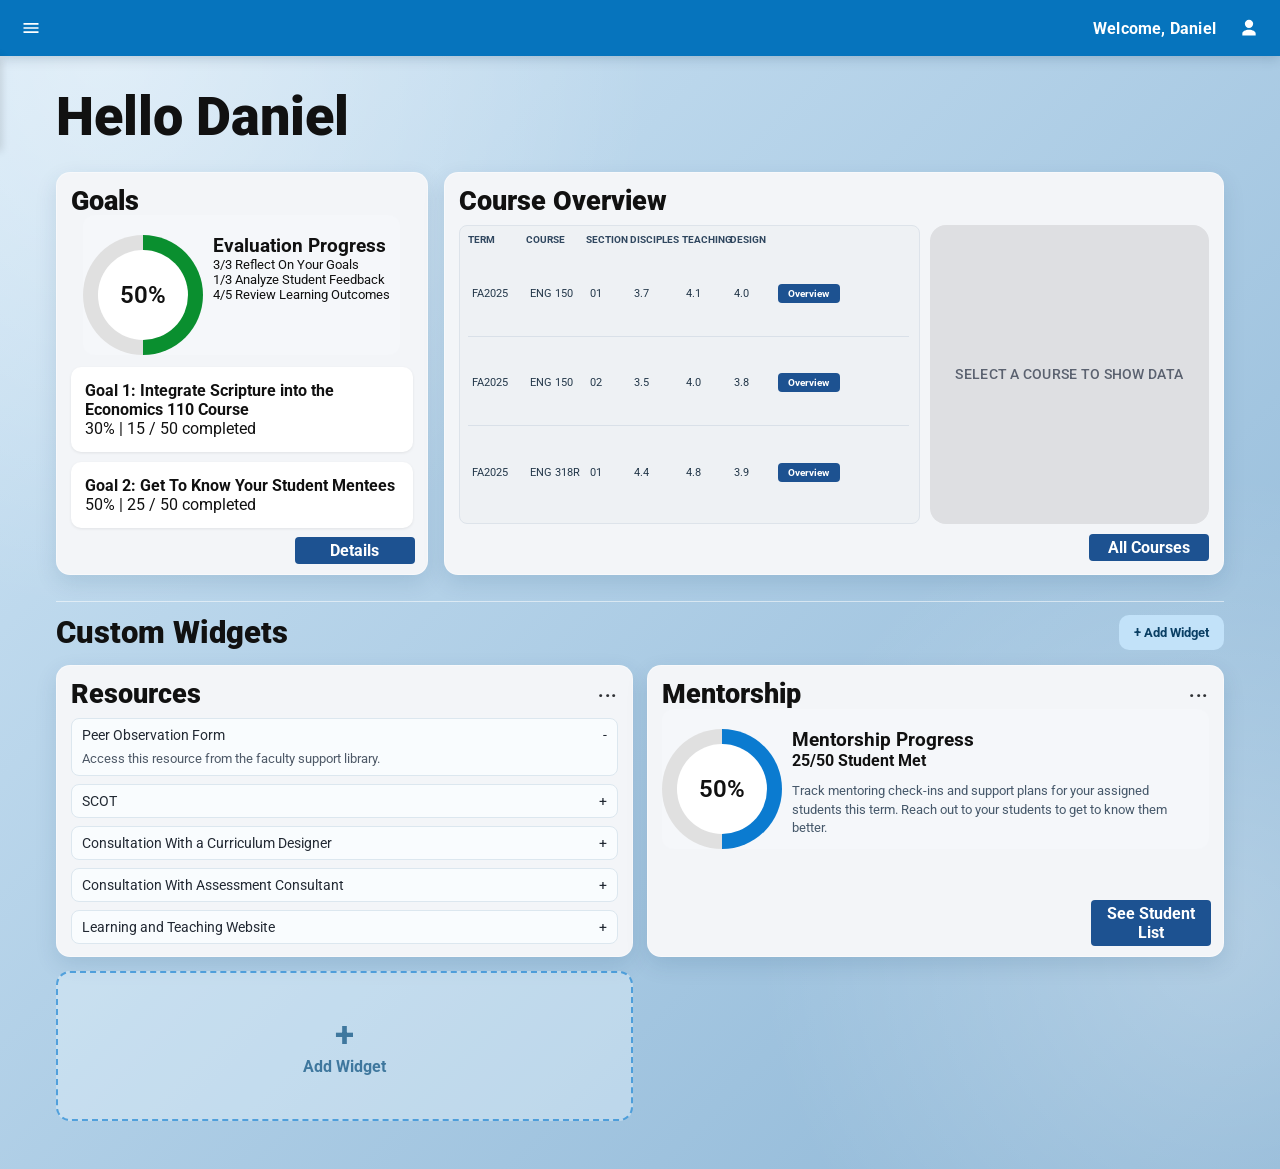
<file: index.html>
<!doctype html>
<html lang="en">
<head>
	<meta charset="UTF-8" />
	<meta name="viewport" content="width=device-width, initial-scale=1.0" />
	<title>Faculty Hub Prototype</title>
	<link rel="preconnect" href="https://fonts.googleapis.com" />
	<link rel="preconnect" href="https://fonts.gstatic.com" crossorigin />
	<link
		href="https://fonts.googleapis.com/css2?family=Roboto:wght@300;400;500;700;900&display=swap"
		rel="stylesheet"
	/>
	<link rel="stylesheet" href="style.css" />
</head>
<body>
	<header class="topbar">
		<div class="topbar-left">
			<button class="icon-button" aria-label="Open menu">
				<svg viewBox="0 0 24 24" width="20" height="20" fill="currentColor" aria-hidden="true">
					<path d="M3 6h18v2H3zm0 5h18v2H3zm0 5h18v2H3z"></path>
				</svg>
			</button>
		</div>
		<div class="topbar-right">
			<span class="welcome" id="welcomeText">Welcome, Daniel</span>
			<button class="icon-button" aria-label="Profile">
				<svg viewBox="0 0 24 24" width="20" height="20" fill="currentColor" aria-hidden="true">
					<path d="M12 12a5 5 0 1 0-5-5 5 5 0 0 0 5 5zm0 2c-4.42 0-8 2-8 4.5V21h16v-2.5C20 16 16.42 14 12 14z"></path>
				</svg>
			</button>
		</div>
	</header>

	<main class="shell">
		<h1 class="greeting" id="helloText">Hello Daniel</h1>

		<section class="fixed-row" id="fixedRow"></section>

		<hr class="section-divider" />

		<section>
			<div class="custom-header">
				<h2>Custom Widgets</h2>
				<button class="add-btn" id="openAddModalBtn">+ Add Widget</button>
			</div>
			<div class="custom-grid" id="customGrid"></div>
		</section>
	</main>

	<div class="modal-wrap" id="widgetModal" aria-hidden="true">
		<div class="modal" role="dialog" aria-modal="true" aria-label="Add widget">
			<aside class="modal-sidebar">
				<h3>Categories</h3>
				<div class="category-list" id="categoryList"></div>
			</aside>
			<section class="modal-main">
				<div class="modal-top">
					<h3 class="modal-title">Add Widget</h3>
					<input
						class="search"
						id="widgetSearch"
						type="text"
						placeholder="Search widgets"
						aria-label="Search widgets"
					/>
				</div>
				<div class="widget-option-grid" id="widgetOptionGrid"></div>
				<div class="modal-actions">
					<button class="btn cancel" id="cancelModalBtn">Cancel</button>
					<button class="btn primary" id="addSelectedWidgetBtn" disabled>Add Selected Widget</button>
				</div>
			</section>
		</div>
	</div>

	<div class="menu-popout" id="menuPopout" aria-hidden="true">
		<button class="reset-in-menu">Reset Usability Test</button>
	</div>

	<script src="app.js"></script>
</body>
</html>
</file>
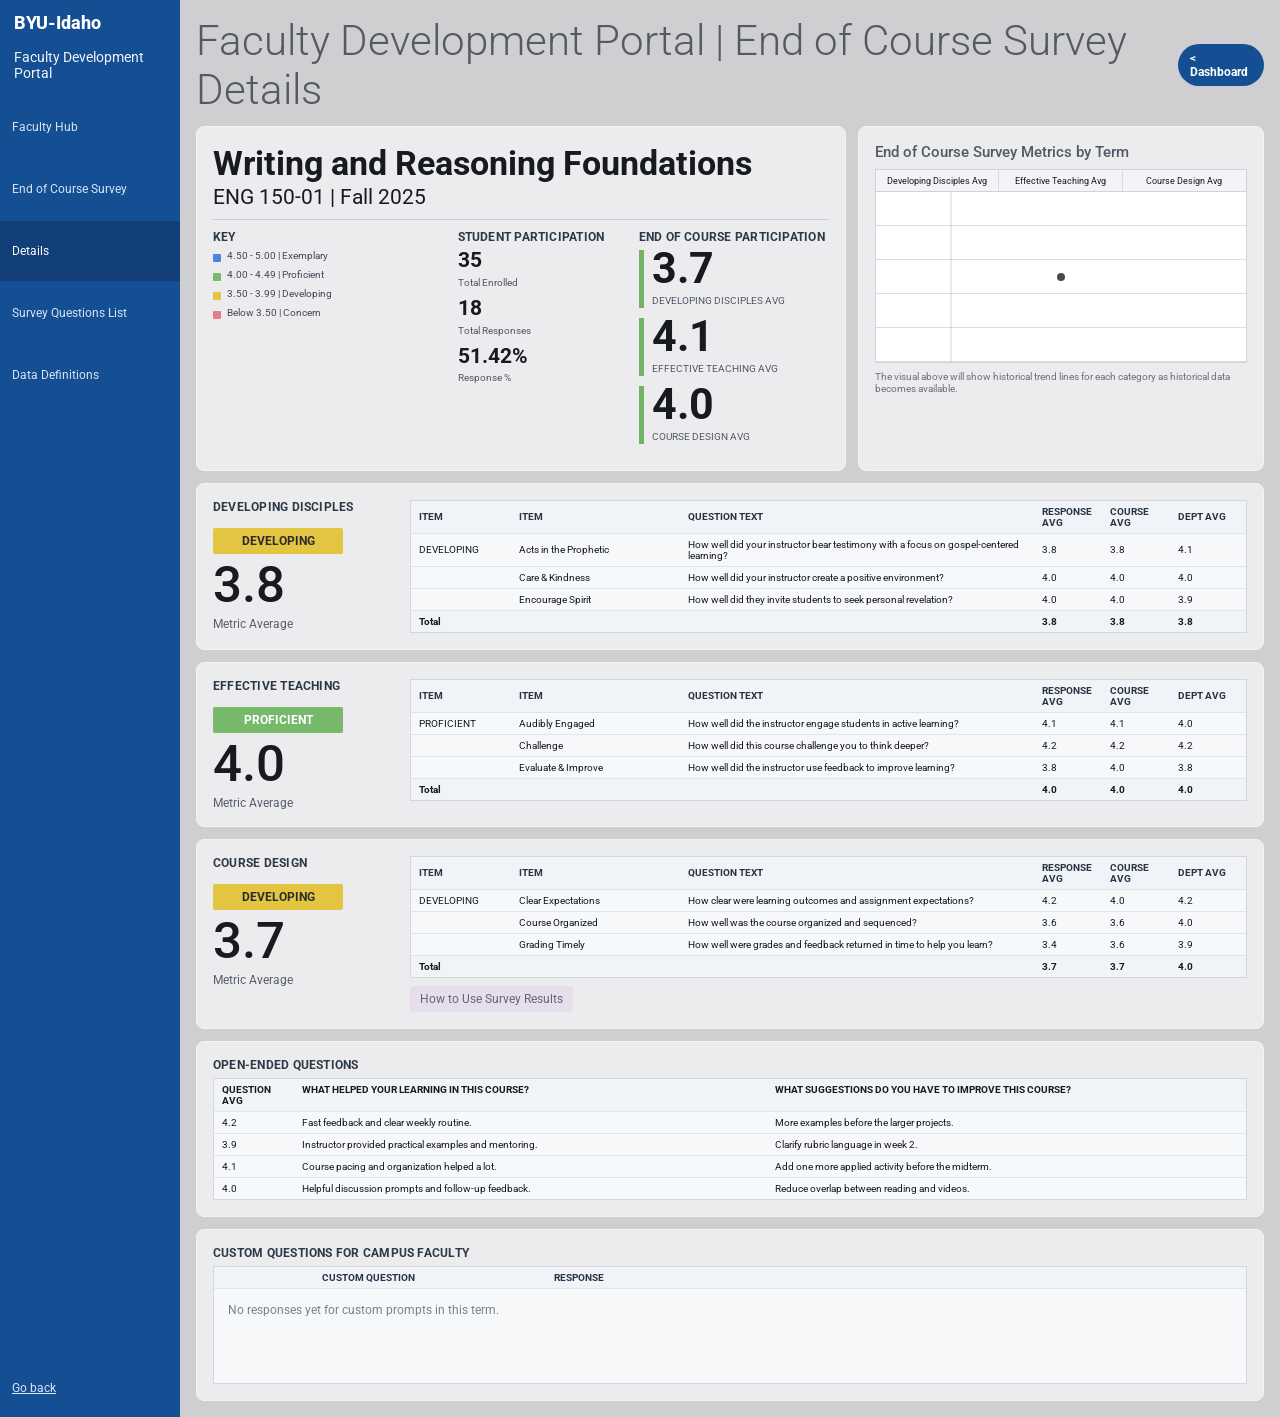
<file: powerbi-detail.html>
<!doctype html>
<html lang="en">
<head>
	<meta charset="UTF-8" />
	<meta name="viewport" content="width=device-width, initial-scale=1.0" />
	<title>Power BI Results Dashboard Mock</title>
	<link rel="preconnect" href="https://fonts.googleapis.com" />
	<link rel="preconnect" href="https://fonts.gstatic.com" crossorigin />
	<link
		href="https://fonts.googleapis.com/css2?family=Roboto:wght@300;400;500;700;900&display=swap"
		rel="stylesheet"
	/>
	<link rel="stylesheet" href="powerbi-mock.css" />
</head>
<body>
	<div class="pb-shell">
		<aside class="pb-sidebar">
			<div class="pb-brand">BYU-Idaho</div>
			<div class="pb-portal">Faculty Development Portal</div>
			<nav class="pb-nav">
                <a class="pb-nav-item" href="index.html">Faculty Hub</a>
				<button class="pb-nav-item">End of Course Survey</button>
				<button class="pb-nav-item active">Details</button>
				<button class="pb-nav-item">Survey Questions List</button>
				<button class="pb-nav-item">Data Definitions</button>
			</nav>
			<a class="pb-back" href="powerbi-mock.html">Go back</a>
		</aside>

		<main class="pb-main">
			<header class="pb-top">
				<div class="pb-title">Faculty Development Portal | End of Course Survey Details</div>
				<a class="pb-next" href="powerbi-mock.html">< Dashboard</a>
			</header>

			<section class="pb-detail-page">
				<section class="pb-detail-top">
					<article class="pb-card pb-hero-card">
						<h2 id="detailCourseTitle">Writing and Reasoning Foundations</h2>
						<p id="detailCourseMeta">ENG 150-01 | Fall 2025</p>
						<div class="pb-hero-grid">
							<div class="pb-key">
								<h4>Key</h4>
								<div class="pb-key-row"><span class="pb-key-dot blue"></span><span>4.50 - 5.00 | Exemplary</span></div>
								<div class="pb-key-row"><span class="pb-key-dot green"></span><span>4.00 - 4.49 | Proficient</span></div>
								<div class="pb-key-row"><span class="pb-key-dot yellow"></span><span>3.50 - 3.99 | Developing</span></div>
								<div class="pb-key-row"><span class="pb-key-dot red"></span><span>Below 3.50 | Concern</span></div>
							</div>
							<div class="pb-participation">
								<h4>Student Participation</h4>
								<div class="pb-participation-item"><strong id="detailEnrolled">35</strong><span>Total Enrolled</span></div>
								<div class="pb-participation-item"><strong id="detailResponses">18</strong><span>Total Responses</span></div>
								<div class="pb-participation-item"><strong id="detailResponseRate">51.42%</strong><span>Response %</span></div>
							</div>
							<div class="pb-hero-scores">
								<h4>End of Course Participation</h4>
								<div class="pb-hero-score-item"><strong id="detailDisciple">3.7</strong><span>Developing Disciples Avg</span></div>
								<div class="pb-hero-score-item"><strong id="detailTeach">4.1</strong><span>Effective Teaching Avg</span></div>
								<div class="pb-hero-score-item"><strong id="detailDesign">4.0</strong><span>Course Design Avg</span></div>
							</div>
						</div>
					</article>

					<article class="pb-card pb-chart-card">
						<h3>End of Course Survey Metrics by Term</h3>
						<div class="pb-chart-tabs">
							<span>Developing Disciples Avg</span>
							<span>Effective Teaching Avg</span>
							<span>Course Design Avg</span>
						</div>
						<div class="pb-chart-grid">
							<div class="pb-chart-dot"></div>
						</div>
						<p class="pb-chart-note">The visual above will show historical trend lines for each category as historical data becomes available.</p>
					</article>
				</section>

				<article class="pb-card pb-metrics-card">
					<div class="pb-metric-left">
						<h3>Developing Disciples</h3>
						<div class="pb-pill-status developing">Developing</div>
						<div class="pb-metric-big">3.8</div>
						<div class="pb-metric-label">Metric Average</div>
					</div>
					<div>
						<div class="pb-question-table">
							<div class="pb-question-row header"><span>Item</span><span>Item</span><span>Question Text</span><span>Response Avg</span><span>Course Avg</span><span>Dept Avg</span></div>
							<div class="pb-question-row"><span>DEVELOPING</span><span>Acts in the Prophetic</span><span>How well did your instructor bear testimony with a focus on gospel-centered learning?</span><span>3.8</span><span>3.8</span><span>4.1</span></div>
							<div class="pb-question-row"><span></span><span>Care & Kindness</span><span>How well did your instructor create a positive environment?</span><span>4.0</span><span>4.0</span><span>4.0</span></div>
							<div class="pb-question-row"><span></span><span>Encourage Spirit</span><span>How well did they invite students to seek personal revelation?</span><span>4.0</span><span>4.0</span><span>3.9</span></div>
							<div class="pb-question-row total"><span>Total</span><span></span><span></span><span>3.8</span><span>3.8</span><span>3.8</span></div>
						</div>
					</div>
				</article>

				<article class="pb-card pb-metrics-card">
					<div class="pb-metric-left">
						<h3>Effective Teaching</h3>
						<div class="pb-pill-status proficient">Proficient</div>
						<div class="pb-metric-big">4.0</div>
						<div class="pb-metric-label">Metric Average</div>
					</div>
					<div>
						<div class="pb-question-table">
							<div class="pb-question-row header"><span>Item</span><span>Item</span><span>Question Text</span><span>Response Avg</span><span>Course Avg</span><span>Dept Avg</span></div>
							<div class="pb-question-row"><span>PROFICIENT</span><span>Audibly Engaged</span><span>How well did the instructor engage students in active learning?</span><span>4.1</span><span>4.1</span><span>4.0</span></div>
							<div class="pb-question-row"><span></span><span>Challenge</span><span>How well did this course challenge you to think deeper?</span><span>4.2</span><span>4.2</span><span>4.2</span></div>
							<div class="pb-question-row"><span></span><span>Evaluate & Improve</span><span>How well did the instructor use feedback to improve learning?</span><span>3.8</span><span>4.0</span><span>3.8</span></div>
							<div class="pb-question-row total"><span>Total</span><span></span><span></span><span>4.0</span><span>4.0</span><span>4.0</span></div>
						</div>
					</div>
				</article>

				<article class="pb-card pb-metrics-card">
					<div class="pb-metric-left">
						<h3>Course Design</h3>
						<div class="pb-pill-status developing">Developing</div>
						<div class="pb-metric-big">3.7</div>
						<div class="pb-metric-label">Metric Average</div>
					</div>
					<div>
						<div class="pb-question-table">
							<div class="pb-question-row header"><span>Item</span><span>Item</span><span>Question Text</span><span>Response Avg</span><span>Course Avg</span><span>Dept Avg</span></div>
							<div class="pb-question-row"><span>DEVELOPING</span><span>Clear Expectations</span><span>How clear were learning outcomes and assignment expectations?</span><span>4.2</span><span>4.0</span><span>4.2</span></div>
							<div class="pb-question-row"><span></span><span>Course Organized</span><span>How well was the course organized and sequenced?</span><span>3.6</span><span>3.6</span><span>4.0</span></div>
							<div class="pb-question-row"><span></span><span>Grading Timely</span><span>How well were grades and feedback returned in time to help you learn?</span><span>3.4</span><span>3.6</span><span>3.9</span></div>
							<div class="pb-question-row total"><span>Total</span><span></span><span></span><span>3.7</span><span>3.7</span><span>4.0</span></div>
						</div>
						<div class="pb-help">How to Use Survey Results</div>
					</div>
				</article>

				<article class="pb-card pb-open-ended">
					<h3>Open-Ended Questions</h3>
					<div class="pb-open-grid">
						<div class="pb-open-row header"><span>Question Avg</span><span>What helped your learning in this course?</span><span>What suggestions do you have to improve this course?</span></div>
						<div class="pb-open-row"><span>4.2</span><span>Fast feedback and clear weekly routine.</span><span>More examples before the larger projects.</span></div>
						<div class="pb-open-row"><span>3.9</span><span>Instructor provided practical examples and mentoring.</span><span>Clarify rubric language in week 2.</span></div>
						<div class="pb-open-row"><span>4.1</span><span>Course pacing and organization helped a lot.</span><span>Add one more applied activity before the midterm.</span></div>
						<div class="pb-open-row"><span>4.0</span><span>Helpful discussion prompts and follow-up feedback.</span><span>Reduce overlap between reading and videos.</span></div>
					</div>
				</article>

				<article class="pb-card pb-custom-questions">
					<h3>Custom Questions for Campus Faculty</h3>
					<div class="pb-question-table">
						<div class="pb-question-row header"><span></span><span>Custom Question</span><span>Response</span><span></span><span></span><span></span></div>
						<div class="pb-custom-empty">No responses yet for custom prompts in this term.</div>
					</div>
				</article>
			</section>
		</main>
	</div>

	<script src="powerbi-detail.js"></script>
</body>
</html>
</file>
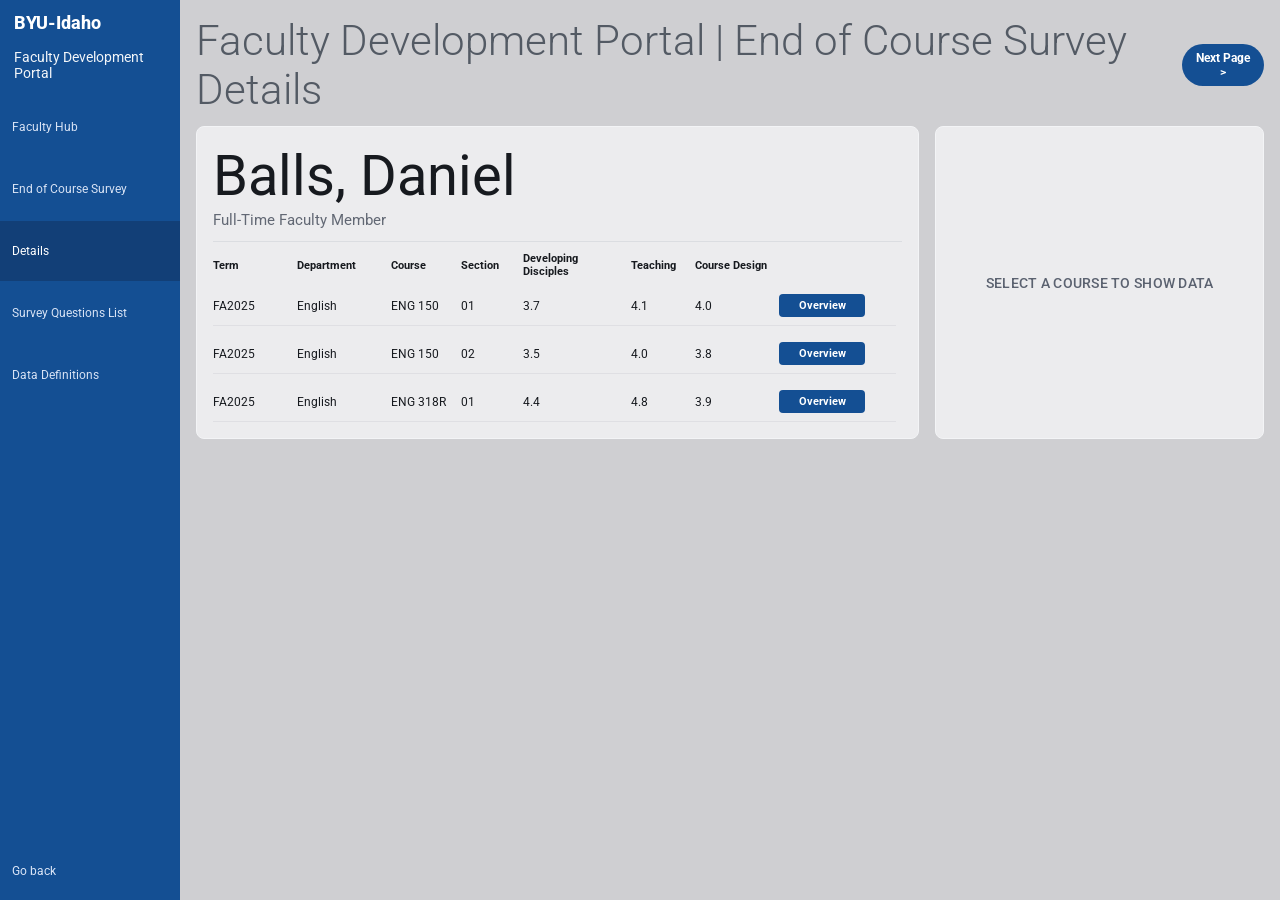
<file: powerbi-mock.html>
<!doctype html>
<html lang="en">
<head>
	<meta charset="UTF-8" />
	<meta name="viewport" content="width=device-width, initial-scale=1.0" />
	<title>Power BI Faculty Detail Mock</title>
	<link rel="preconnect" href="https://fonts.googleapis.com" />
	<link rel="preconnect" href="https://fonts.gstatic.com" crossorigin />
	<link
		href="https://fonts.googleapis.com/css2?family=Roboto:wght@300;400;500;700;900&display=swap"
		rel="stylesheet"
	/>
	<link rel="stylesheet" href="powerbi-mock.css" />
</head>
<body>
	<div class="pb-shell">
		<aside class="pb-sidebar">
			<div class="pb-brand">BYU-Idaho</div>
			<div class="pb-portal">Faculty Development Portal</div>
			<nav class="pb-nav">
                <a class="pb-nav-item" href="index.html">Faculty Hub</a>
				<button class="pb-nav-item">End of Course Survey</button>
				<button class="pb-nav-item active">Details</button>
				<button class="pb-nav-item">Survey Questions List</button>
				<button class="pb-nav-item">Data Definitions</button>
			</nav>
			<button class="pb-back">Go back</button>
		</aside>

		<main class="pb-main">
			<header class="pb-top">
				<div class="pb-title">Faculty Development Portal | End of Course Survey Details</div>
				<button class="pb-next">Next Page ></button>
			</header>

			<section class="pb-overview-grid">
				<article class="pb-card pb-table-card">
					<h1 class="pb-faculty">Balls, Daniel</h1>
					<p class="pb-role">Full-Time Faculty Member</p>
					<div class="pb-table-wrap">
						<div class="pb-table-head">
							<span>Term</span>
							<span>Department</span>
							<span>Course</span>
							<span>Section</span>
							<span>Developing Disciples</span>
							<span>Teaching</span>
							<span>Course Design</span>
							<span></span>
						</div>
						<div class="pb-rows" id="pbRows"></div>
					</div>
				</article>

				<article class="pb-card pb-detail-card" id="pbDetail">
					<div class="pb-detail-empty" id="pbDetailEmpty">select a course to show data</div>
					<div class="pb-detail-inner">
						<h3 id="pbCourseTitle">Select a course</h3>
						<p id="pbCourseMeta">Data preview will display upon selection.</p>
						<div class="pb-score" id="pbScore">-</div>
						<div class="pb-band" id="pbBand">No Selection</div>
						<div class="pb-stat-grid">
							<div><strong id="pbEnroll">-</strong><span>Total Enrolled</span></div>
							<div><strong id="pbResponses">-</strong><span>Response Total</span></div>
							<div><strong id="pbRate">-</strong><span>Response %</span></div>
						</div>
						<a class="pb-detail-btn" href="powerbi-detail.html">Details & Responses</a>
					</div>
				</article>
			</section>
		</main>
	</div>

	<script src="powerbi-mock.js"></script>
</body>
</html>
</file>
<file: style.css>
:root {
	--header-blue: #0674bd;
	--bg-start: #cfe5f5;
	--bg-end: #8db6d6;
	--card-bg: #f3f5f8;
	--card-border: rgba(255, 255, 255, 0.4);
	--ink-900: #111111;
	--ink-700: #2f3135;
	--ink-500: #5f6670;
	--accent: #0b7bd0;
	--accent-soft: #c2e2f9;
	--danger: #ca3c3c;
	--shadow-soft: 0 8px 22px rgba(8, 60, 101, 0.12);
	--radius-lg: 14px;
	--radius-md: 10px;
	--radius-sm: 8px;
	--container: 1220px;
}

* {
	box-sizing: border-box;
	margin: 0;
	padding: 0;
	font-family: "Roboto", sans-serif;
}

body {
	min-height: 100vh;
	background: radial-gradient(circle at 8% 5%, rgba(255, 255, 255, 0.42), transparent 34%),
		radial-gradient(circle at 95% 80%, rgba(255, 255, 255, 0.28), transparent 30%),
		linear-gradient(135deg, var(--bg-start), var(--bg-end));
	color: var(--ink-900);
}

.topbar {
	background: var(--header-blue);
	color: #ffffff;
	height: 56px;
	display: flex;
	align-items: center;
	justify-content: space-between;
	padding: 0 16px;
	box-shadow: 0 2px 12px rgba(4, 40, 69, 0.2);
}

.topbar-left,
.topbar-right {
	display: flex;
	align-items: center;
	gap: 18px;
}

.icon-button {
	border: 0;
	background: transparent;
	color: inherit;
	/* cursor: pointer; */
	display: inline-flex;
	align-items: center;
	justify-content: center;
	width: 30px;
	height: 30px;
	border-radius: 50%;
	transition: background-color 0.18s ease;
}

/* .icon-button:hover {
	background-color: rgba(255, 255, 255, 0.18);
} */

.welcome {
	font-size: 1rem;
	font-weight: 700;
	letter-spacing: 0.2px;
}

.shell {
	max-width: var(--container);
	margin: 0 auto;
	padding: 34px 26px 48px;
	animation: fade-slide 0.55s ease-out;
}

.greeting {
	font-size: clamp(2rem, 4.2vw, 3.35rem);
	line-height: 1;
	font-weight: 900;
	margin-bottom: 28px;
}

.fixed-row {
	display: grid;
	grid-template-columns: minmax(250px, 1fr) minmax(380px, 2.1fr);
	gap: 16px;
	margin-bottom: 26px;
}

.section-divider {
	border: 0;
	border-top: 1px solid rgba(255, 255, 255, 0.55);
	margin-bottom: 12px;
}

.custom-header {
	display: flex;
	align-items: center;
	justify-content: space-between;
	margin-bottom: 14px;
	gap: 12px;
}

.custom-header h2 {
	font-size: 1.95rem;
	font-weight: 900;
	color: var(--ink-900);
}

.add-btn {
	border: 0;
	border-radius: 10px;
	background: var(--accent-soft);
	color: #0a3f64;
	font-weight: 700;
	padding: 10px 15px;
	cursor: pointer;
	transition: transform 0.2s ease, filter 0.2s ease;
}

.add-btn:hover {
	transform: translateY(-1px);
	filter: brightness(0.98);
}

.custom-grid {
	display: grid;
	grid-template-columns: repeat(2, minmax(270px, 1fr));
	gap: 14px;
	align-items: stretch;
}

.card {
	position: relative;
	border-radius: var(--radius-lg);
	background: var(--card-bg);
	border: 1px solid var(--card-border);
	box-shadow: var(--shadow-soft);
	min-height: 150px;
	padding: 14px 14px 12px;
	overflow: visible;
	animation: reveal 0.26s ease;
}

.card.fixed {
	min-height: 170px;
}

.card.fixed.course-overview-fixed {
	min-height: 345px;
}

.card-title {
	font-weight: 900;
	font-size: 1.6rem;
	margin-bottom: 12px;
}

.widget-title {
	font-weight: 900;
	font-size: 1.7rem;
	line-height: 1.05;
}

.widget-copy {
	font-size: 0.92rem;
	color: #46586a;
	line-height: 1.45;
	margin-top: 12px;
}

.widget-copy-tight {
	font-size: 0.92rem;
	color: #46586a;
	line-height: 1.45;
	margin-top: 6px;
}

.widget-subcopy {
	font-size: 0.81rem;
	color: #576a7d;
	margin-top: 8px;
}

.mini-overview {
	display: grid;
	grid-template-columns: 1.65fr 1fr;
	grid-template-rows: 1fr 67px;
	gap: 10px;
	margin-top: 10px;
	height: 100%;
}

.mini-overview-table {
	background: #eef1f4;
	border: 1px solid #dde3ea;
	border-radius: 8px;
	padding: 8px;
	display: flex;
	flex-direction: column;
	height: 100%;
}

.mini-overview-head,
.mini-overview-row {
	display: grid;
	grid-template-columns: 52px 54px 38px 46px 42px 38px 62px;
	column-gap: 6px;
	align-items: center;
}

.mini-overview-head {
	font-size: 0.6rem;
	font-weight: 700;
	color: #30475f;
	margin-bottom: 6px;
	text-transform: uppercase;
	letter-spacing: 0.01em;
}

.mini-overview-rows {
	display: grid;
	gap: 4px;
	flex: 1;
	overflow: auto;
	padding-right: 2px;
}

.mini-overview-row {
	font-size: 0.67rem;
	padding: 6px 4px;
	border-bottom: 1px solid #d9e0e8;
	color: #24384a;
}

.mini-overview-row:last-child {
	border-bottom: 0;
}

.mini-overview-row.selected {
	background: #dce7f2;
	border-radius: 5px;
	border-bottom-color: transparent;
}

.mini-overview-btn {
	border: 0;
	background: #1d5291;
	color: #ffffff;
	border-radius: 4px;
	font-size: 0.62rem;
	padding: 4px 6px;
	font-weight: 700;
	cursor: pointer;
	height: fit-content;
}

.mini-course-btn {
	border: 0;
	background: #1d5291;
	color: #ffffff;
	border-radius: 4px;
	font-size: 1rem;
	padding: 4px 6px;
	font-weight: 700;
	width: 120px;
	text-decoration: none;
	text-align: center;
	grid-column: 2;
	justify-self: end;
	height: fit-content;
}

.mini-overview-detail a {
	grid-row: 6;
	text-align: center;
	text-decoration: none;
	font-size: 1rem;
}

.mini-overview-detail {
	background: #dedfe2;
	border-radius: 16px;
	padding: 10px;
	display: grid;
	grid-template-columns: 1fr;
	grid-template-rows: auto auto auto auto auto auto;
	height: 100%;
}

.mini-overview-detail h4 {
	font-size: 1rem;
	line-height: 1.1;
	grid-row: 1;
}

.mini-overview-detail p {
	font-size: 0.74rem;
	color: #4f5866;
	grid-row: 2;
}

.mini-overview-empty {
	grid-row: 1 / 7;
	display: grid;
	place-items: center;
	text-align: center;
	font-size: 0.86rem;
	font-weight: 500;
	color: #5b6270;
	text-transform: uppercase;
	letter-spacing: 0.02em;
}

.mini-score {
	text-align: center;
	font-size: 2.8rem;
	font-weight: 900;
	line-height: 0.95;
	margin-top: 2px;
	grid-row: 3;
	margin-bottom: 8px;
}

.mini-band {
	text-align: center;
	color: #ffffff;
	font-size: 0.72rem;
	font-weight: 700;
	padding: 4px;
	border-radius: 3px;
	text-transform: uppercase;
	grid-row: 4;
	height: 24px;
}

.mini-band.proficient {
	background: #70b163;
}

.mini-band.developing {
	background: #e1c84c;
	color: #303030;
}

.mini-stats {
	display: grid;
	grid-template-columns: repeat(3, 1fr);
	gap: 4px;
	grid-row: 5;
	/* margin-top: 32px; */
	height: 52px;
}

.mini-stats div {
	background: #f2f3f4;
	border-radius: 4px;
	padding: 5px 3px;
	text-align: center;
	align-self: center;
}

.mini-stats strong {
	display: block;
	font-size: 0.92rem;
	line-height: 1;
}

.mini-stats span {
	font-size: 0.57rem;
	color: #4c5767;
	text-transform: uppercase;
}

.menu-btn {
	position: absolute;
	top: 10px;
	right: 10px;
	border: 0;
	background: transparent;
	color: var(--ink-700);
	width: 28px;
	height: 28px;
	border-radius: 50%;
	cursor: pointer;
	font-size: 1.2rem;
	line-height: 1;
	font-weight: 700;
	letter-spacing: 0.5px;
}

.menu-btn:hover {
	background: rgba(11, 123, 208, 0.1);
}

.menu-panel {
	position: absolute;
	top: 42px;
	right: 10px;
	z-index: 7;
	width: 145px;
	border-radius: 10px;
	overflow: hidden;
	background: #ffffff;
	border: 1px solid rgba(9, 71, 117, 0.2);
	box-shadow: 0 8px 20px rgba(10, 46, 75, 0.2);
	display: none;
}

.menu-panel.show {
	display: block;
}

.menu-panel button {
	width: 100%;
	text-align: left;
	border: 0;
	background: #ffffff;
	padding: 8px 10px;
	font-size: 0.9rem;
	cursor: pointer;
	color: var(--ink-700);
}

.menu-panel button:hover {
	background: #edf5fb;
}

.menu-panel .remove {
	color: var(--danger);
}

.card-footer {
	position: absolute;
	right: 12px;
	bottom: 10px;
	left: 12px;
	display: flex;
	justify-content: flex-end;
	align-items: center;
	gap: 8px;
}

.mini-pill {
	border: 0;
	background: #b8dbf2;
	color: #104162;
	border-radius: 999px;
	font-size: 0.78rem;
	padding: 4px 16px;
	min-width: 62px;
	text-align: center;
	cursor: pointer;
}

.placeholder {
	border: 2px dashed rgba(11, 123, 208, 0.62);
	background: rgba(232, 244, 253, 0.4);
	box-shadow: none;
	display: flex;
	align-items: center;
	justify-content: center;
	min-height: 150px;
	cursor: pointer;
	transition: background 0.2s ease;
}

.placeholder:hover {
	background: rgba(220, 238, 250, 0.8);
}

.placeholder-inner {
	text-align: center;
	color: rgba(7, 77, 124, 0.7);
	font-weight: 700;
}

.placeholder-inner .plus {
	font-size: 2.2rem;
	line-height: 1;
	margin-bottom: 4px;
}

.resources-list {
	display: grid;
	gap: 8px;
	margin-top: 9px;
}

.resource-item {
	border: 1px solid #dce7ef;
	border-radius: var(--radius-sm);
	background: #f9fcfe;
	overflow: hidden;
}

.resource-toggle {
	width: 100%;
	border: 0;
	background: transparent;
	text-align: left;
	display: flex;
	align-items: center;
	justify-content: space-between;
	padding: 8px 10px;
	font-size: 0.89rem;
	color: #222933;
	cursor: pointer;
}

.resource-content {
	max-height: 0;
	overflow: hidden;
	transition: max-height 0.2s ease;
	font-size: 0.84rem;
	color: #4e5967;
	padding: 0 10px;
}

.resource-item.open .resource-content {
	max-height: 70px;
	padding: 0 10px 9px;
}

.calendar-grid {
	margin-top: 8px;
	border-radius: 9px;
	border: 1px solid #dae5ed;
	overflow: hidden;
	background: #ffffff;
}

.calendar-header,
.calendar-row {
	display: grid;
	grid-template-columns: repeat(7, minmax(0, 1fr));
}

.calendar-header div,
.calendar-row div {
	border-right: 1px solid #eef3f7;
	border-bottom: 1px solid #eef3f7;
	text-align: center;
	padding: 5px 0;
	font-size: 0.74rem;
	color: #445262;
	min-height: 23px;
}

.calendar-header div {
	background: #f0f7fd;
	font-weight: 700;
	color: #29506d;
}

.calendar-row div:last-child,
.calendar-header div:last-child {
	border-right: 0;
}

.calendar-row:last-child div {
	border-bottom: 0;
}

.modal-wrap {
	position: fixed;
	inset: 0;
	display: none;
	place-items: center;
	background: rgba(6, 22, 36, 0.42);
	backdrop-filter: blur(2px);
	z-index: 50;
	padding: 16px;
}

.modal-wrap.show {
	display: grid;
}

.modal {
	width: min(940px, 100%);
	min-height: 470px;
	border-radius: 14px;
	background: #f6fafd;
	border: 1px solid rgba(17, 90, 141, 0.2);
	box-shadow: 0 18px 44px rgba(2, 30, 52, 0.28);
	display: grid;
	grid-template-columns: 200px 1fr;
	overflow: hidden;
	animation: pop-in 0.2s ease;
}

.modal-sidebar {
	padding: 14px;
	border-right: 1px solid #dde9f1;
	background: #edf5fb;
}

.modal-sidebar h3 {
	font-size: 0.84rem;
	text-transform: uppercase;
	letter-spacing: 0.06em;
	color: #336081;
	margin-bottom: 8px;
}

.category-list {
	display: grid;
	gap: 7px;
}

.category-btn {
	border: 1px solid #d2e2ee;
	background: #ffffff;
	border-radius: 9px;
	padding: 8px 10px;
	text-align: left;
	color: #274b66;
	cursor: pointer;
	font-weight: 500;
}

.category-btn.active {
	border-color: #7cb8df;
	background: #d8edf9;
	font-weight: 700;
}

.modal-main {
	padding: 14px;
	display: grid;
	grid-template-rows: auto 1fr auto;
	gap: 12px;
}

.modal-top {
	display: flex;
	gap: 10px;
	align-items: center;
	justify-content: space-between;
}

.modal-title {
	font-size: 1.2rem;
	font-weight: 800;
}

.search {
	flex: 1;
	max-width: 350px;
	border: 1px solid #c9dceb;
	border-radius: 10px;
	padding: 9px 11px;
	font-size: 0.93rem;
}

.search:focus {
	outline: 2px solid #abd3ef;
	border-color: #8dbfe1;
}

.widget-option-grid {
	display: grid;
	grid-template-columns: repeat(2, minmax(220px, 1fr));
	gap: 10px;
	align-content: start;
	overflow: auto;
	padding-right: 4px;
}

.widget-option {
	border: 1px solid #d7e5f0;
	border-radius: 10px;
	background: #ffffff;
	padding: 12px;
	cursor: pointer;
	transition: border-color 0.18s ease, transform 0.18s ease;
}

.widget-option:hover {
	border-color: #8dc2e4;
	transform: translateY(-1px);
}

.widget-option h4 {
	font-size: 1.02rem;
	margin-bottom: 6px;
	color: #102a3e;
}

.widget-option p {
	font-size: 0.88rem;
	color: #4a6073;
	line-height: 1.38;
}

.modal-actions {
	display: flex;
	justify-content: flex-end;
	gap: 10px;
}

.btn {
	border: 0;
	border-radius: 10px;
	padding: 9px 14px;
	cursor: pointer;
	font-weight: 700;
}

.btn.cancel {
	background: #e6eef5;
	color: #203f57;
}

.btn.primary {
	background: var(--accent);
	color: #ffffff;
}

.widget-option.selected {
	border-color: #4197d0;
	background: #eaf5fc;
}

/* Goals Styling */

.layout {
	gap: 20px;
	align-items: start;
}

.overview {
	display: flex;
	background: #f5f7fa;
	border-radius: 12px;
	text-align: left;
	width: fit-content;
	margin: 0 auto;
	padding-top: 20px;
}

.information {
	padding-inline: 10px;

	p {
		font-size: small;
	}
}

.progress-circle {
	width: 120px;
	aspect-ratio: 1 / 1;
	border-radius: 50%;
	flex: 0 0 auto;

	background: conic-gradient(#0a8f2f 0% 50%,
			rgb(224, 224, 224) 50% 100%);

	display: flex;
	align-items: center;
	justify-content: center;
	position: relative;
}

article[data-widget-id^="mentorship"] .progress-circle {
	background: conic-gradient(#0b7bd0 0% 50%,
			rgb(224, 224, 224) 50% 100%);
}

.progress-circle::before {
	content: "";
	width: 75%;
	height: 75%;
	background: white;
	border-radius: 50%;
	position: absolute;
}

.progress-circle span {
	position: relative;
	font-weight: 600;
	font-size: x-large;
}

.goals-list {
	display: flex;
	flex-direction: column;
	padding-top: 12px;
	gap: 10px;
	padding-bottom: 2px;
	margin-bottom: 32px;
}

.goal-item {
	background: white;
	border-radius: 10px;
	padding: 14px;
	box-shadow: 0 1px 3px rgba(0, 0, 0, 0.08);
}

.menu-popout {
	position: fixed;
	top: 56px;
	left: 0;
	background: white;
	border-right: 1px solid #e0e0e0;
	width: 200px;
	max-height: calc(100vh - 56px);
	overflow-y: auto;
	box-shadow: 2px 0 8px rgba(0, 0, 0, 0.12);
	transform: translateX(-100%);
	transition: transform 0.3s ease;
	z-index: 999;
	padding: 12px 0;
}

.menu-popout.show {
	transform: translateX(0);
}

.reset-in-menu {
	display: block;
	width: 90%;
	margin: 12px auto;
	border: 0;
	background: #1d5291;
	color: #ffffff;
	border-radius: 8px;
	font-size: 1rem;
	padding: 14px 16px;
	font-weight: 600;
	cursor: pointer;
	transition: background-color 0.2s ease;
}

.reset-in-menu:hover {
	background-color: #154a7a;
}




@media (max-width: 900px) {
	.shell {
		padding: 24px 16px 42px;
	}

	.fixed-row,
	.custom-grid,
	.widget-option-grid {
		grid-template-columns: 1fr;
	}

	.mini-overview {
		grid-template-columns: 1fr;
	}

	.card.fixed.course-overview-fixed {
		min-height: 510px;
	}

	.mini-overview-head,
	.mini-overview-row {
		grid-template-columns: 62px 64px 44px 52px 48px 44px 68px;
	}

	.custom-header h2 {
		font-size: 1.6rem;
	}

	.modal {
		grid-template-columns: 1fr;
		min-height: 540px;
	}

	.modal-sidebar {
		border-right: 0;
		border-bottom: 1px solid #dde9f1;
	}

	.category-list {
		grid-template-columns: repeat(2, minmax(100px, 1fr));
	}
}

@keyframes pop-in {
	from {
		opacity: 0;
		transform: translateY(8px) scale(0.98);
	}

	to {
		opacity: 1;
		transform: translateY(0) scale(1);
	}
}

@keyframes reveal {
	from {
		opacity: 0;
		transform: translateY(8px);
	}

	to {
		opacity: 1;
		transform: translateY(0);
	}
}

@keyframes fade-slide {
	from {
		opacity: 0;
		transform: translateY(6px);
	}

	to {
		opacity: 1;
		transform: translateY(0);
	}
}
</file>
<file: powerbi-mock.css>
:root {
	--pb-blue: #144f93;
	--pb-blue-dark: #0d3d78;
	--pb-bg: #cfcfd2;
	--pb-card: #ececee;
	--pb-text: #171a1f;
	--pb-muted: #626874;
	--pb-success: #76b96b;
	--pb-warn: #e0c341;
	--pb-border: #d8dbe0;
}

* {
	box-sizing: border-box;
	font-family: "Roboto", sans-serif;
	margin: 0;
	padding: 0;
}

body {
	background: #a5a8ae;
	color: var(--pb-text);
}

.pb-shell {
	display: grid;
	grid-template-columns: 180px 1fr;
	min-height: 100vh;
}

.pb-sidebar {
	background: var(--pb-blue);
	color: #ffffff;
	padding: 12px 0;
	display: grid;
	grid-template-rows: auto auto 1fr auto;
	gap: 16px;
}

.pb-brand {
	padding: 0 14px;
	font-size: 1.15rem;
	font-weight: 800;
}

.pb-portal {
	padding: 0 14px;
	font-size: 0.85rem;
	opacity: 0.95;
}

.pb-nav {
	display: flex;
    flex-direction: column;
	gap: 2px;
}

.pb-nav a {
    display: flex;
    flex-wrap: wrap;
    text-decoration: none;
    font-size: 0.74rem;
    color: #d8e3f5;
    align-content: center;
}

.pb-nav-item {
	border: 0;
    height: 60px;
	text-align: left;
	padding: 7px 12px;
	background: transparent;
	color: #d8e3f5;
	font-size: 0.74rem;
	line-height: 1.2;
	cursor: pointer;
}

.pb-nav-item.active,
.pb-nav-item:hover {
	background: #123f77;
	color: #ffffff;
}

.pb-back {
	border: 0;
	background: transparent;
	color: #dde7f8;
	text-align: left;
	padding: 10px 12px;
	font-size: 0.72rem;
	cursor: pointer;
}

.pb-main {
	background: var(--pb-bg);
	padding: 16px;
}

.pb-top {
	display: flex;
	justify-content: space-between;
	align-items: center;
	margin-bottom: 12px;
}

.pb-title {
	font-size: 2.6rem;
	font-weight: 300;
	color: #535a64;
}

.pb-next {
	display: inline-block;
	text-decoration: none;
	background: var(--pb-blue);
	color: #ffffff;
	padding: 7px 12px;
	border-radius: 999px;
	font-size: 0.74rem;
	font-weight: 700;
    border: none;
}

.pb-overview-grid {
	display: grid;
	grid-template-columns: 2.2fr 1fr;
	gap: 16px;
	margin-bottom: 16px;
}

.pb-card {
	background: var(--pb-card);
	border: 1px solid #f3f4f6;
	border-radius: 8px;
	padding: 16px;
}

.pb-faculty {
	font-size: 3.5rem;
	font-weight: 400;
	margin-bottom: 2px;
}

.pb-role {
	font-size: 0.95rem;
	color: var(--pb-muted);
	margin-bottom: 12px;
}

.pb-table-wrap {
	border-top: 1px solid #dbdde1;
	padding-top: 10px;
}

.pb-table-head,
.pb-row {
	display: grid;
	grid-template-columns: 76px 86px 62px 54px 100px 56px 76px 86px;
	column-gap: 8px;
	align-items: center;
}

.pb-table-head {
	font-size: 0.7rem;
	font-weight: 700;
	margin-bottom: 8px;
}

.pb-rows {
	display: grid;
	gap: 8px;
	max-height: 190px;
	overflow: auto;
	padding-right: 6px;
}

.pb-row {
	font-size: 0.72rem;
	padding: 8px 0;
	border-bottom: 1px solid #dfdfe3;
}

.pb-row button {
	border: 0;
	background: var(--pb-blue);
	color: #fff;
	border-radius: 4px;
	padding: 5px 8px;
	font-size: 0.68rem;
	font-weight: 700;
	cursor: pointer;
}

.pb-row.selected {
	background: #dde4ed;
	border-radius: 4px;
	padding-left: 4px;
	padding-right: 4px;
}

.pb-detail-card {
	display: flex;
	align-items: center;
	justify-content: center;
}

.pb-detail-inner {
	background: #dcdddf;
	border-radius: 28px;
	padding: 16px;
	width: 100%;
	display: none;
}

.pb-detail-card.has-selection .pb-detail-inner {
	display: block;
}

.pb-detail-empty {
	font-size: 0.86rem;
	font-weight: 500;
	color: #5b6270;
	text-transform: uppercase;
	letter-spacing: 0.02em;
	text-align: center;
}

.pb-detail-card.has-selection .pb-detail-empty {
	display: none;
}

.pb-detail-inner h3 {
	font-size: 1.95rem;
	line-height: 1.1;
	margin-bottom: 4px;
}

.pb-detail-inner p {
	font-size: 0.95rem;
	color: #4f5662;
	margin-bottom: 10px;
}

.pb-score {
	font-size: 5rem;
	font-weight: 900;
	text-align: center;
	line-height: 0.9;
	margin: 10px 0 6px;
}

.pb-band {
	background: var(--pb-success);
	color: #ffffff;
	font-size: 1rem;
	font-weight: 700;
	text-align: center;
	padding: 5px 8px;
	margin-bottom: 10px;
}

.pb-stat-grid {
	display: grid;
	grid-template-columns: repeat(3, 1fr);
	gap: 8px;
	margin-bottom: 10px;
}

.pb-stat-grid div {
	background: #f1f1f2;
	padding: 8px;
	border-radius: 6px;
	text-align: center;
}

.pb-stat-grid strong {
	display: block;
	font-size: 1.35rem;
}

.pb-stat-grid span {
	font-size: 0.66rem;
	color: #505865;
}

.pb-detail-btn {
	width: 100%;
	display: block;
	text-decoration: none;
	text-align: center;
	background: var(--pb-blue);
	color: #fff;
	font-size: 0.78rem;
	font-weight: 800;
	border-radius: 4px;
	padding: 8px;
    border: none;
}

.pb-detail-page {
	display: grid;
	gap: 12px;
}

.pb-detail-top {
	display: grid;
	grid-template-columns: 1.6fr 1fr;
	gap: 12px;
}

.pb-hero-card h2 {
	font-size: 2.15rem;
	font-weight: 700;
	margin-bottom: 2px;
}

.pb-hero-card p {
	font-size: 1.3rem;
	margin-bottom: 10px;
}

.pb-hero-grid {
	display: grid;
	grid-template-columns: 1.1fr 0.8fr 0.9fr;
	gap: 12px;
	border-top: 1px solid #cdced4;
	padding-top: 10px;
}

.pb-key h4,
.pb-participation h4,
.pb-hero-scores h4,
.pb-metrics-card h3,
.pb-open-ended h3,
.pb-custom-questions h3 {
	font-size: 0.72rem;
	font-weight: 700;
	letter-spacing: 0.02em;
	text-transform: uppercase;
	color: #2d3946;
	margin-bottom: 6px;
}

.pb-key-row {
	display: grid;
	grid-template-columns: 8px 1fr;
	gap: 6px;
	margin-bottom: 6px;
}

.pb-key-dot {
	width: 8px;
	height: 8px;
	border-radius: 1px;
	margin-top: 4px;
}

.pb-key-dot.blue {
	background: #4b85df;
}

.pb-key-dot.green {
	background: #77ba69;
}

.pb-key-dot.yellow {
	background: #e4c543;
}

.pb-key-dot.red {
	background: #e17e8f;
}

.pb-key-row span {
	font-size: 0.62rem;
	line-height: 1.3;
	color: #3f4a58;
}

.pb-participation-item {
	margin-bottom: 8px;
}

.pb-participation-item strong {
	display: block;
	font-size: 1.3rem;
	line-height: 1;
}

.pb-participation-item span {
	font-size: 0.62rem;
	color: #4f5a69;
}

.pb-hero-score-item {
	margin-bottom: 10px;
	padding-left: 8px;
	border-left: 5px solid #71b564;
}

.pb-hero-score-item strong {
	display: block;
	font-size: 2.7rem;
	line-height: 0.9;
}

.pb-hero-score-item span {
	font-size: 0.63rem;
	color: #4f5b68;
	text-transform: uppercase;
}

.pb-chart-card h3 {
	font-size: 0.95rem;
	font-weight: 500;
	color: #4f5a66;
	margin-bottom: 8px;
}

.pb-chart-tabs {
	display: grid;
	grid-template-columns: repeat(3, 1fr);
	border: 1px solid #d0d4da;
	border-bottom: 0;
	background: #f4f4f6;
}

.pb-chart-tabs span {
	font-size: 0.58rem;
	padding: 5px;
	border-right: 1px solid #d8dce1;
	text-align: center;
}

.pb-chart-tabs span:last-child {
	border-right: 0;
}

.pb-chart-grid {
	height: 172px;
	border: 1px solid #cfd4db;
	background:
		linear-gradient(to right, transparent 20%, rgba(0, 0, 0, 0.08) 20%, rgba(0, 0, 0, 0.08) 20.5%, transparent 20.5%),
		repeating-linear-gradient(to bottom, #ffffff, #ffffff 33px, #d9dee6 33px, #d9dee6 34px);
	position: relative;
}

.pb-chart-dot {
	position: absolute;
	left: 50%;
	top: 50%;
	width: 8px;
	height: 8px;
	background: #4a4a4a;
	border-radius: 50%;
	transform: translate(-50%, -50%);
}

.pb-chart-note {
	font-size: 0.62rem;
	color: #6a7280;
	margin-top: 8px;
	line-height: 1.25;
}

.pb-metrics-card {
	display: grid;
	grid-template-columns: 185px 1fr;
	gap: 12px;
	align-items: start;
}

.pb-metric-left {
	display: grid;
	align-content: start;
	gap: 8px;
}

.pb-pill-status {
	padding: 6px 8px;
	font-size: 0.72rem;
	font-weight: 700;
	text-transform: uppercase;
	text-align: center;
	border-radius: 2px;
	max-width: 130px;
}

.pb-pill-status.proficient {
	background: #77b96b;
	color: #fff;
}

.pb-pill-status.developing {
	background: #e4c542;
	color: #2b2b2b;
}

.pb-metric-big {
	font-size: 3.2rem;
	line-height: 0.9;
	font-weight: 500;
}

.pb-metric-label {
	font-size: 0.78rem;
	color: #545e6c;
}

.pb-question-table {
	border: 1px solid #d2d7de;
	background: #f7f8fa;
}

.pb-question-row {
	display: grid;
	grid-template-columns: 92px 1.4fr 3fr 60px 60px 60px;
	column-gap: 8px;
	padding: 5px 8px;
	font-size: 0.62rem;
	border-bottom: 1px solid #dfe3ea;
	align-items: center;
}

.pb-question-row.header {
	font-size: 0.6rem;
	font-weight: 700;
	text-transform: uppercase;
	background: #f0f3f7;
	color: #2a3543;
}

.pb-question-row.total {
	font-weight: 700;
	background: #f1f4f7;
}

.pb-question-row:last-child {
	border-bottom: 0;
}

.pb-help {
	margin-top: 8px;
	font-size: 0.72rem;
	color: #5f6774;
	background: #e7deec;
	padding: 6px 10px;
	border-radius: 4px;
	display: inline-block;
}

.pb-open-grid {
	border: 1px solid #d1d7de;
	background: #f7f8fa;
}

.pb-open-row {
	display: grid;
	grid-template-columns: 70px 2fr 2fr;
	column-gap: 10px;
	padding: 5px 8px;
	font-size: 0.62rem;
	border-bottom: 1px solid #e0e5eb;
}

.pb-open-row.header {
	font-size: 0.6rem;
	font-weight: 700;
	text-transform: uppercase;
	background: #f0f3f7;
}

.pb-open-row:last-child {
	border-bottom: 0;
}

.pb-custom-questions .pb-question-table {
	min-height: 118px;
}

.pb-custom-empty {
	padding: 14px;
	font-size: 0.72rem;
	color: #78808d;
}

.pb-long-panel {
	display: grid;
	gap: 12px;
}

.pb-data-card {
	background: var(--pb-card);
	border-radius: 8px;
	padding: 12px;
	border: 1px solid #f4f4f6;
}

.pb-data-card h2 {
	font-size: 1.6rem;
	font-weight: 400;
	margin-bottom: 6px;
}

.pb-strip {
	display: inline-block;
	font-size: 0.72rem;
	font-weight: 700;
	text-transform: uppercase;
	padding: 4px 10px;
	border-radius: 2px;
	margin-bottom: 8px;
	color: #ffffff;
}

.pb-strip.proficient {
	background: var(--pb-success);
}

.pb-strip.developing {
	background: var(--pb-warn);
	color: #2a2a2a;
}

.pb-metric {
	font-size: 2.3rem;
	font-weight: 700;
	margin-bottom: 8px;
}

.pb-table-sim {
	height: 84px;
	background: repeating-linear-gradient(
		to bottom,
		#f5f6f7,
		#f5f6f7 13px,
		#e4e7ec 13px,
		#e4e7ec 14px
	);
	border: 1px solid var(--pb-border);
}

@media (max-width: 1200px) {
	.pb-title {
		font-size: 2rem;
	}

	.pb-faculty {
		font-size: 2.4rem;
	}

	.pb-detail-inner h3 {
		font-size: 1.6rem;
	}

	.pb-score {
		font-size: 4.1rem;
	}
}

@media (max-width: 980px) {
	.pb-shell {
		grid-template-columns: 1fr;
	}

	.pb-sidebar {
		grid-template-rows: auto;
		grid-template-columns: auto 1fr;
		align-items: center;
		padding: 10px;
	}

	.pb-portal,
	.pb-nav,
	.pb-back {
		display: none;
	}

	.pb-main {
		padding: 10px;
	}

	.pb-overview-grid {
		grid-template-columns: 1fr;
	}

	.pb-detail-top,
	.pb-metrics-card,
	.pb-open-row,
	.pb-question-row {
		grid-template-columns: 1fr;
	}

	.pb-table-head,
	.pb-row {
		grid-template-columns: 64px 76px 52px 44px 90px 50px 64px 78px;
		column-gap: 6px;
	}
}
</file>
